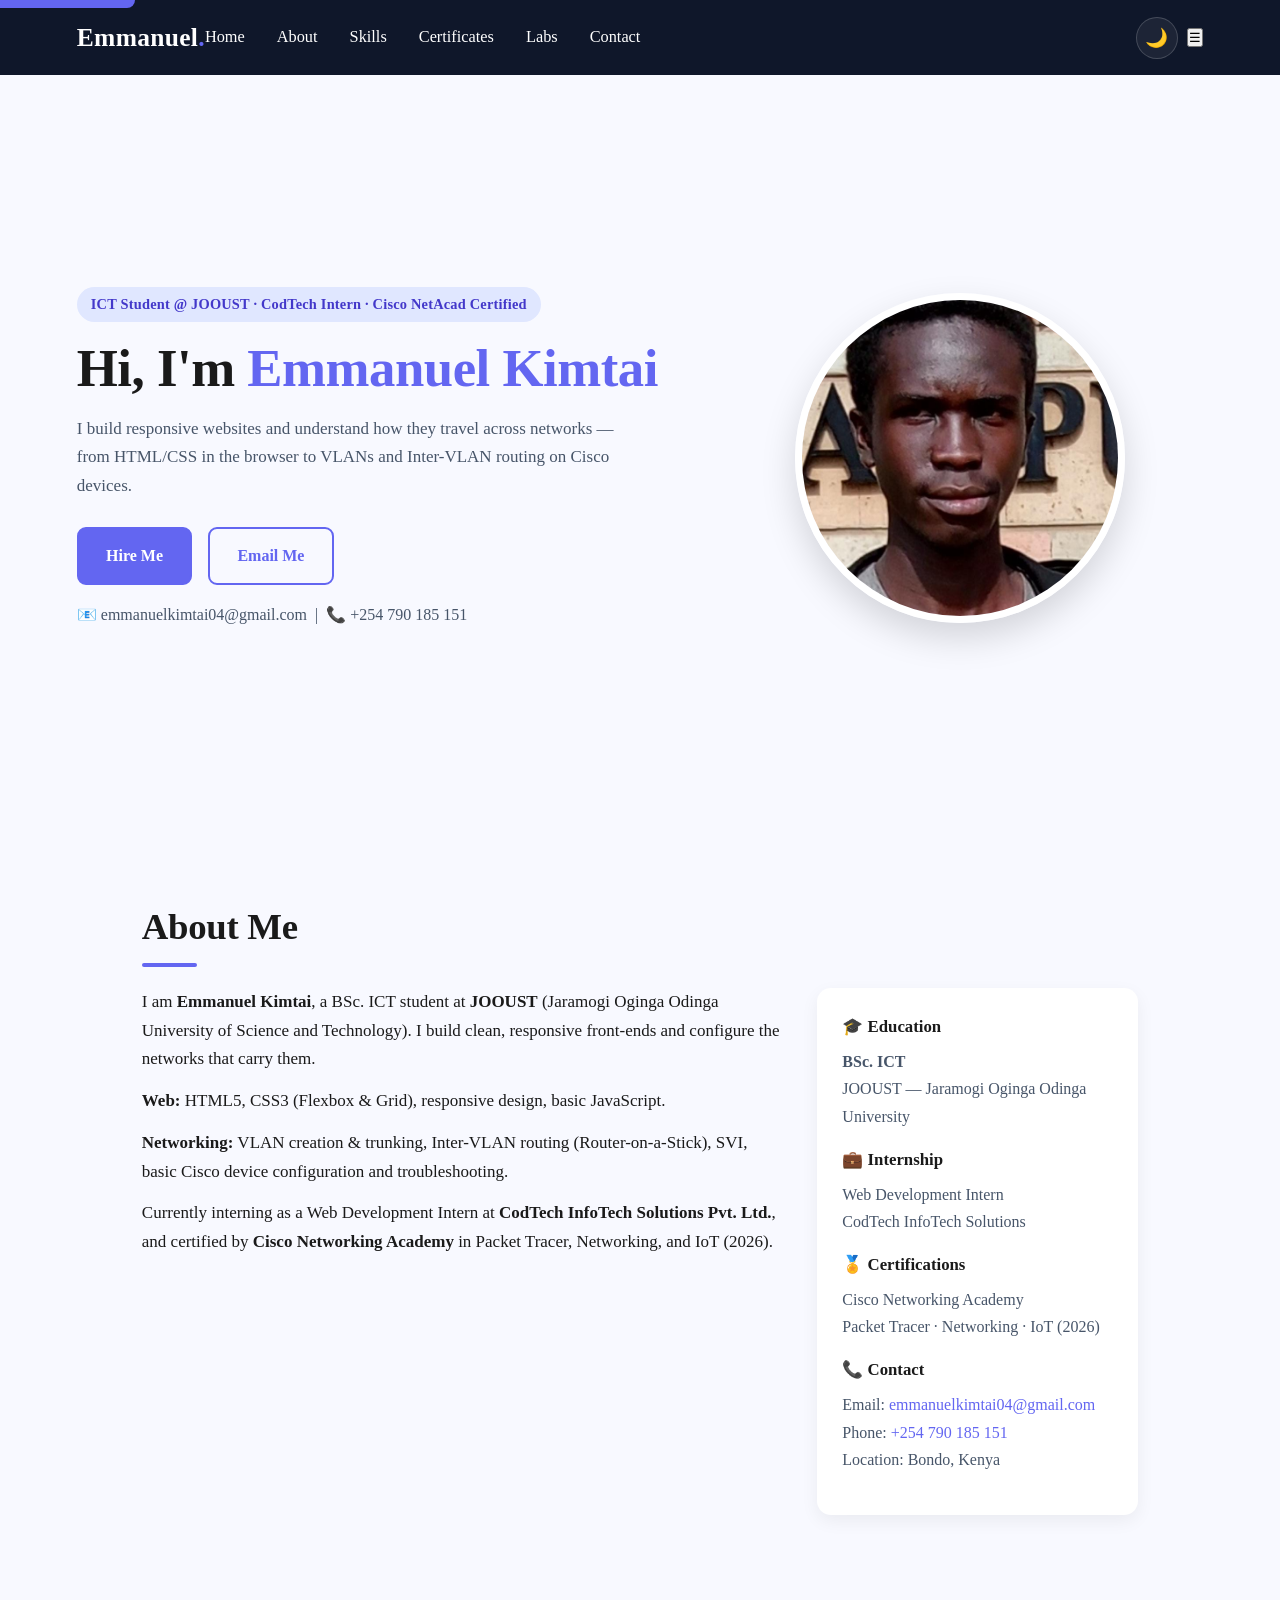
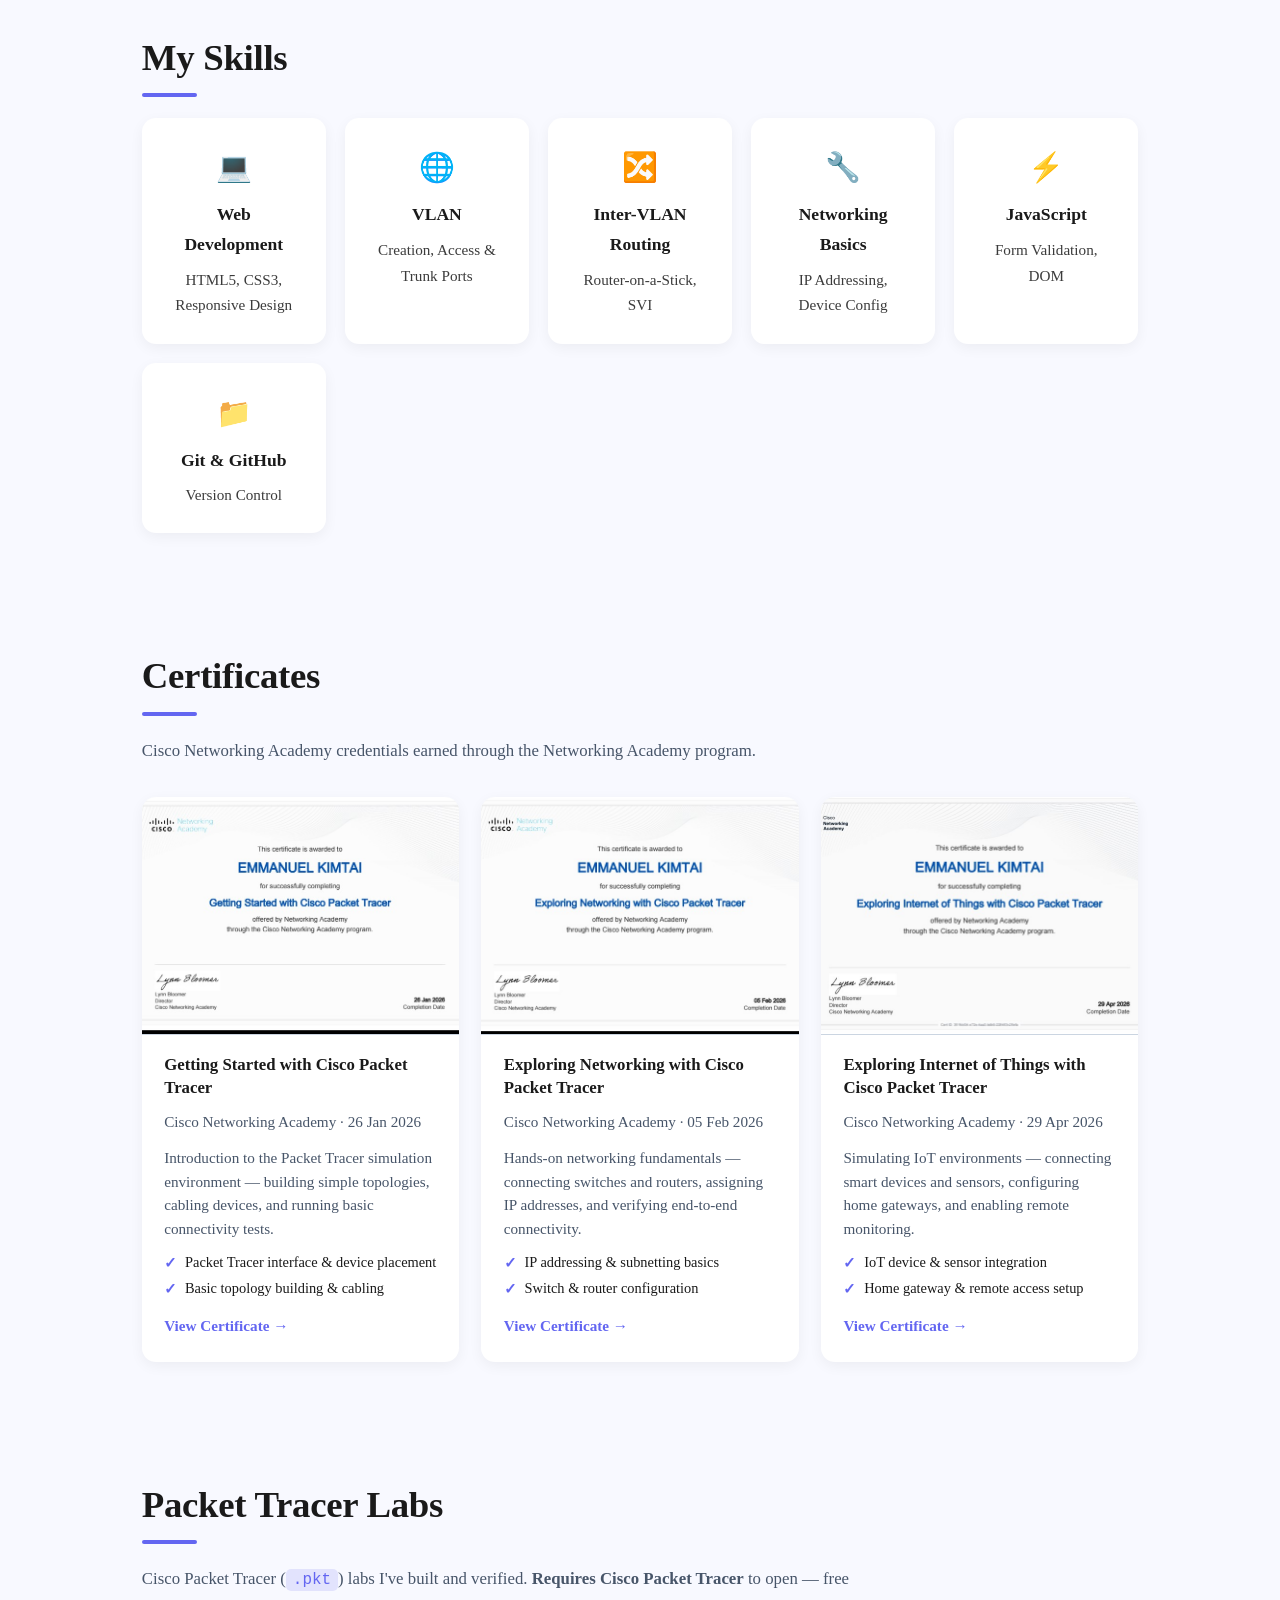
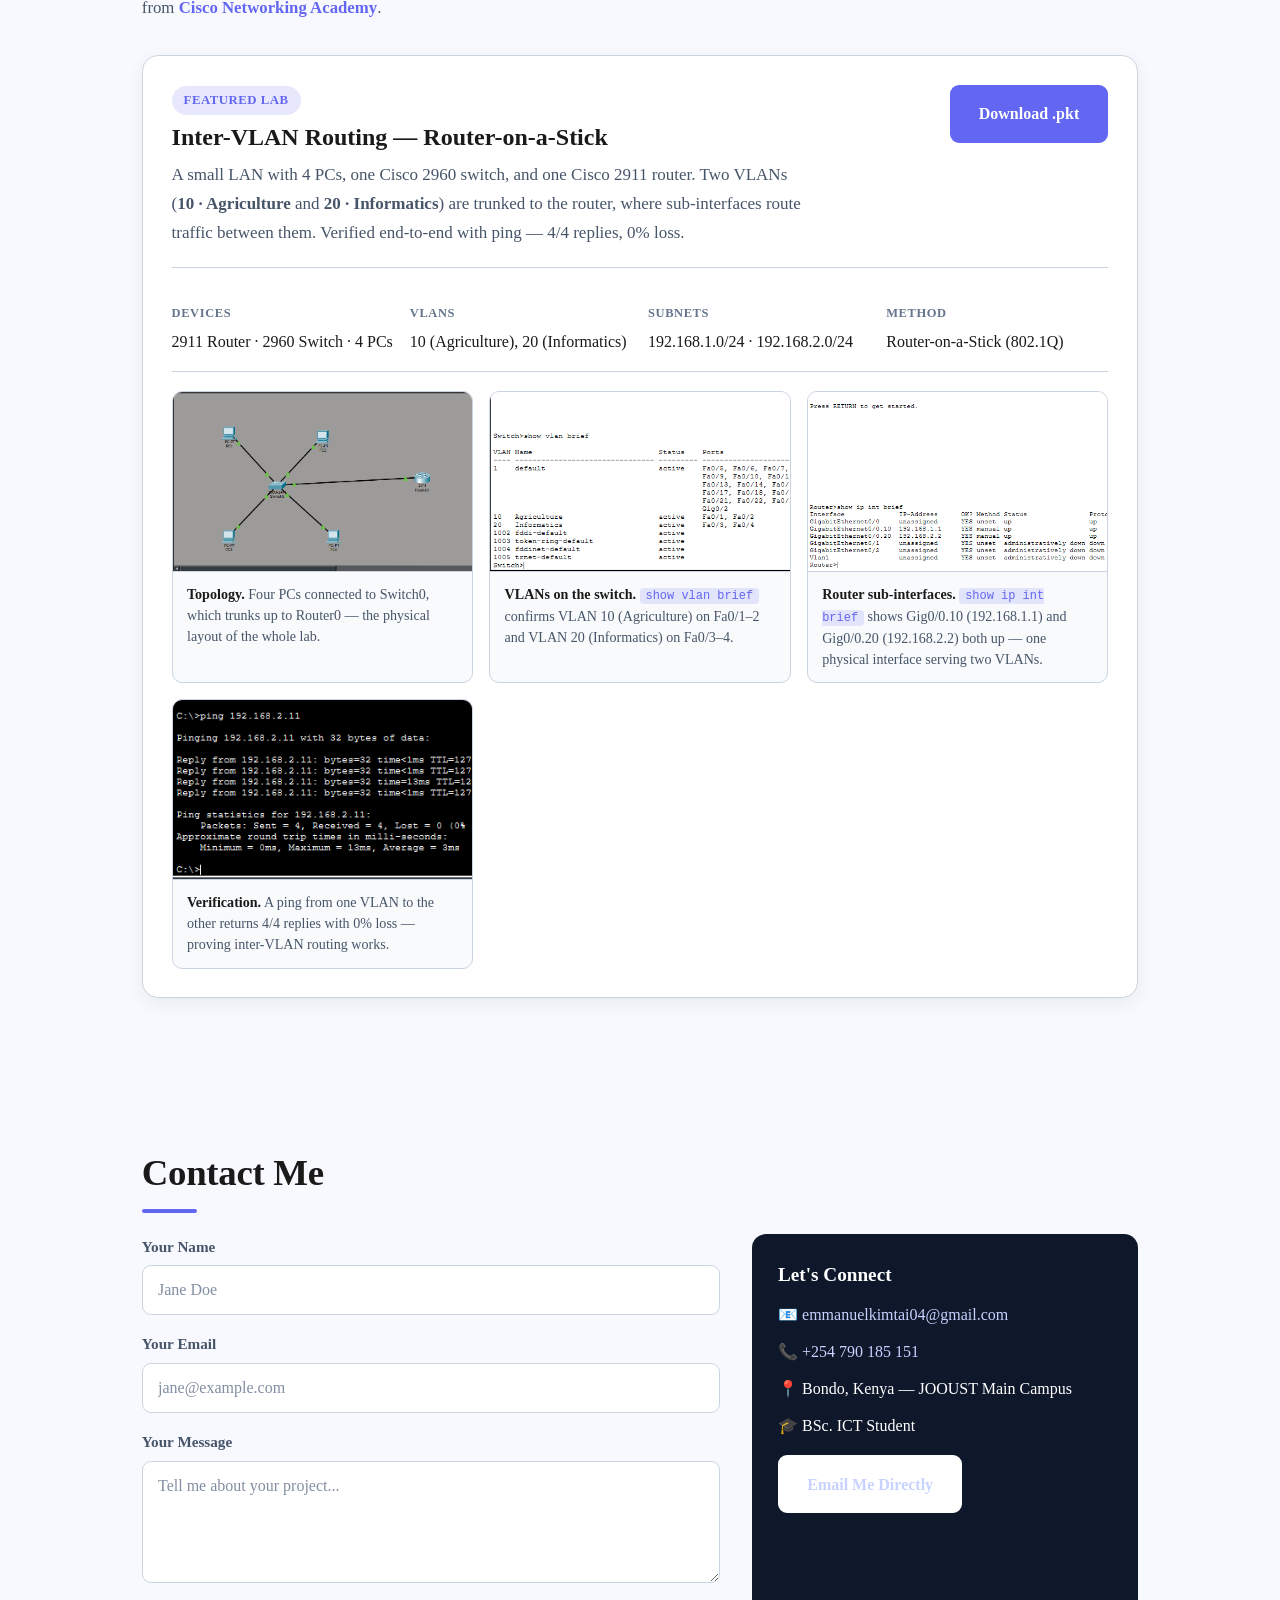
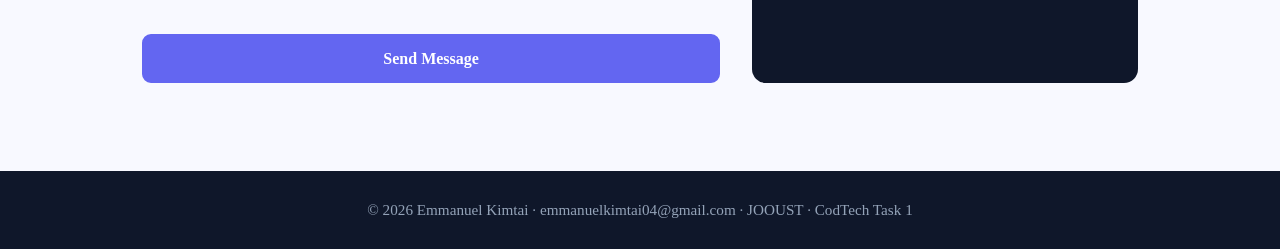
<file: index.html>
<!DOCTYPE html>
<html lang="en">
<head>
<meta charset="UTF-8">
<meta name="viewport" content="width=device-width, initial-scale=1.0">
<meta name="description" content="Emmanuel Kimtai — ICT student at JOOUST specializing in Web Development and Networking (VLAN, Inter-VLAN routing, Cisco device configuration).">
<title>Emmanuel Kimtai | ICT Portfolio — JOOUST</title>

<!-- Prevent flash of wrong theme: run before CSS paints -->
<script>
  (function () {
    var saved = localStorage.getItem('theme');
    var prefersDark = window.matchMedia('(prefers-color-scheme: dark)').matches;
    var theme = saved || (prefersDark ? 'dark' : 'light');
    document.documentElement.setAttribute('data-theme', theme);
  })();
</script>

<link rel="stylesheet" href="style.css">
</head>
<body>

<a href="#home" class="skip-link">Skip to content</a>

<header>
  <nav class="navbar" aria-label="Main navigation">
    <h2 class="logo">Emmanuel<span>.</span></h2>

    <div class="nav-right">
      <button
        id="themeToggle"
        class="theme-toggle"
        type="button"
        aria-label="Switch to dark mode"
        title="Toggle dark mode">
        <span class="theme-icon" aria-hidden="true">🌙</span>
      </button>

      <button class="nav-toggle" aria-label="Toggle menu" aria-expanded="false">☰</button>
    </div>

    <ul class="nav-links">
      <li><a href="#home">Home</a></li>
      <li><a href="#about">About</a></li>
      <li><a href="#skills">Skills</a></li>
      <li><a href="#certificates">Certificates</a></li>
      <li><a href="#labs">Labs</a></li>
      <li><a href="#contact">Contact</a></li>
    </ul>
  </nav>
</header>

<main>

  <!-- HERO -->
  <section id="home" class="hero">
    <div class="hero-text">
      <span class="badge">ICT Student @ JOOUST · CodTech Intern · Cisco NetAcad Certified</span>
      <h1>Hi, I'm <span>Emmanuel Kimtai</span></h1>
      <p>
        I build responsive websites and understand how they travel across networks —
        from HTML/CSS in the browser to VLANs and Inter-VLAN routing on Cisco devices.
      </p>
      <div class="hero-btns">
        <a href="#contact" class="btn">Hire Me</a>
        <a href="mailto:emmanuelkimtai04@gmail.com" class="btn-outline">Email Me</a>
      </div>
      <p class="hero-meta">📧 emmanuelkimtai04@gmail.com &nbsp;|&nbsp; 📞 +254 790 185 151</p>
    </div>
    <div class="hero-img">
      <img src="profile_emmanuel.jpg" alt="Portrait of Emmanuel Kimtai" loading="lazy" width="330" height="330">
    </div>
  </section>

  <!-- ABOUT -->
  <section id="about" class="section">
    <h2>About Me</h2>
    <div class="about-grid">
      <div>
        <p>
          I am <strong>Emmanuel Kimtai</strong>, a BSc. ICT student at
          <strong>JOOUST</strong> (Jaramogi Oginga Odinga University of Science and Technology).
          I build clean, responsive front-ends and configure the networks that carry them.
        </p>
        <p><strong>Web:</strong> HTML5, CSS3 (Flexbox &amp; Grid), responsive design, basic JavaScript.</p>
        <p><strong>Networking:</strong> VLAN creation &amp; trunking, Inter-VLAN routing (Router-on-a-Stick), SVI, basic Cisco device configuration and troubleshooting.</p>
        <p>Currently interning as a Web Development Intern at <strong>CodTech InfoTech Solutions Pvt. Ltd.</strong>, and certified by <strong>Cisco Networking Academy</strong> in Packet Tracer, Networking, and IoT (2026).</p>
      </div>

      <aside class="about-card">
        <h3>🎓 Education</h3>
        <p><strong>BSc. ICT</strong><br>JOOUST — Jaramogi Oginga Odinga University</p>

        <h3>💼 Internship</h3>
        <p>Web Development Intern<br>CodTech InfoTech Solutions</p>

        <h3>🏅 Certifications</h3>
        <p>Cisco Networking Academy<br>Packet Tracer · Networking · IoT (2026)</p>

        <h3>📞 Contact</h3>
        <p>
          Email: <a href="mailto:emmanuelkimtai04@gmail.com">emmanuelkimtai04@gmail.com</a><br>
          Phone: <a href="tel:+254790185151">+254 790 185 151</a><br>
          Location: Bondo, Kenya
        </p>
      </aside>
    </div>
  </section>

  <!-- SKILLS -->
  <section id="skills" class="section">
    <h2>My Skills</h2>
    <div class="skills-grid">
      <article class="skill-card">
        <div class="icon" aria-hidden="true">💻</div>
        <h4>Web Development</h4>
        <p>HTML5, CSS3, Responsive Design</p>
      </article>
      <article class="skill-card">
        <div class="icon" aria-hidden="true">🌐</div>
        <h4>VLAN</h4>
        <p>Creation, Access &amp; Trunk Ports</p>
      </article>
      <article class="skill-card">
        <div class="icon" aria-hidden="true">🔀</div>
        <h4>Inter-VLAN Routing</h4>
        <p>Router-on-a-Stick, SVI</p>
      </article>
      <article class="skill-card">
        <div class="icon" aria-hidden="true">🔧</div>
        <h4>Networking Basics</h4>
        <p>IP Addressing, Device Config</p>
      </article>
      <article class="skill-card">
        <div class="icon" aria-hidden="true">⚡</div>
        <h4>JavaScript</h4>
        <p>Form Validation, DOM</p>
      </article>
      <article class="skill-card">
        <div class="icon" aria-hidden="true">📁</div>
        <h4>Git &amp; GitHub</h4>
        <p>Version Control</p>
      </article>
    </div>
  </section>

  <!-- CERTIFICATES -->
  <section id="certificates" class="section">
    <h2>Certificates</h2>
    <p class="section-intro">
      Cisco Networking Academy credentials earned through the Networking Academy program.
    </p>

    <div class="cert-grid">

      <article class="cert-card">
        <a href="certificates/cert-getting-started-packet-tracer.png"
           target="_blank" rel="noopener" class="cert-thumb">
          <img src="certificates/cert-getting-started-packet-tracer.png"
               alt="Getting Started with Cisco Packet Tracer certificate"
               loading="lazy">
        </a>
        <div class="cert-body">
          <h3>Getting Started with Cisco Packet Tracer</h3>
          <p class="cert-issuer">Cisco Networking Academy · 26 Jan 2026</p>
          <p class="cert-desc">
            Introduction to the Packet Tracer simulation environment — building simple
            topologies, cabling devices, and running basic connectivity tests.
          </p>
          <ul class="cert-skills">
            <li>Packet Tracer interface &amp; device placement</li>
            <li>Basic topology building &amp; cabling</li>
          </ul>
          <a href="certificates/cert-getting-started-packet-tracer.png"
             class="cert-link" target="_blank" rel="noopener">View Certificate →</a>
        </div>
      </article>

      <article class="cert-card">
        <a href="certificates/cert-exploring-networking-packet-tracer.png"
           target="_blank" rel="noopener" class="cert-thumb">
          <img src="certificates/cert-exploring-networking-packet-tracer.png"
               alt="Exploring Networking with Cisco Packet Tracer certificate"
               loading="lazy">
        </a>
        <div class="cert-body">
          <h3>Exploring Networking with Cisco Packet Tracer</h3>
          <p class="cert-issuer">Cisco Networking Academy · 05 Feb 2026</p>
          <p class="cert-desc">
            Hands-on networking fundamentals — connecting switches and routers,
            assigning IP addresses, and verifying end-to-end connectivity.
          </p>
          <ul class="cert-skills">
            <li>IP addressing &amp; subnetting basics</li>
            <li>Switch &amp; router configuration</li>
          </ul>
          <a href="certificates/cert-exploring-networking-packet-tracer.png"
             class="cert-link" target="_blank" rel="noopener">View Certificate →</a>
        </div>
      </article>

      <article class="cert-card">
        <a href="certificates/cert-exploring-iot-packet-tracer.png"
           target="_blank" rel="noopener" class="cert-thumb">
          <img src="certificates/cert-exploring-iot-packet-tracer.png"
               alt="Exploring Internet of Things with Cisco Packet Tracer certificate"
               loading="lazy">
        </a>
        <div class="cert-body">
          <h3>Exploring Internet of Things with Cisco Packet Tracer</h3>
          <p class="cert-issuer">Cisco Networking Academy · 29 Apr 2026</p>
          <p class="cert-desc">
            Simulating IoT environments — connecting smart devices and sensors,
            configuring home gateways, and enabling remote monitoring.
          </p>
          <ul class="cert-skills">
            <li>IoT device &amp; sensor integration</li>
            <li>Home gateway &amp; remote access setup</li>
          </ul>
          <a href="certificates/cert-exploring-iot-packet-tracer.png"
             class="cert-link" target="_blank" rel="noopener">View Certificate →</a>
        </div>
      </article>

    </div>
  </section>

  <!-- PACKET TRACER LABS -->
  <section id="labs" class="section">
    <h2>Packet Tracer Labs</h2>
    <p class="section-intro">
      Cisco Packet Tracer (<code>.pkt</code>) labs I've built and verified.
      <strong>Requires Cisco Packet Tracer</strong> to open —
      free from <a href="https://www.netacad.com/" target="_blank" rel="noopener">Cisco Networking Academy</a>.
    </p>

    <article class="lab-featured">

      <div class="lab-featured-head">
        <div>
          <span class="lab-tag">Featured Lab</span>
          <h3>Inter-VLAN Routing — Router-on-a-Stick</h3>
          <p>
            A small LAN with 4 PCs, one Cisco 2960 switch, and one Cisco 2911 router.
            Two VLANs (<strong>10 · Agriculture</strong> and <strong>20 · Informatics</strong>)
            are trunked to the router, where sub-interfaces route traffic between them.
            Verified end-to-end with ping — 4/4 replies, 0% loss.
          </p>
        </div>
        <a href="assets/labs/inter-vlan-routing/inter-vlan-routing.pkt"
           class="btn" download>Download .pkt</a>
      </div>

      <div class="lab-specs">
        <div class="spec">
          <span class="spec-label">Devices</span>
          <span class="spec-value">2911 Router · 2960 Switch · 4 PCs</span>
        </div>
        <div class="spec">
          <span class="spec-label">VLANs</span>
          <span class="spec-value">10 (Agriculture), 20 (Informatics)</span>
        </div>
        <div class="spec">
          <span class="spec-label">Subnets</span>
          <span class="spec-value">192.168.1.0/24 · 192.168.2.0/24</span>
        </div>
        <div class="spec">
          <span class="spec-label">Method</span>
          <span class="spec-value">Router-on-a-Stick (802.1Q)</span>
        </div>
      </div>

      <div class="lab-gallery">

        <figure>
          <a href="assets/labs/inter-vlan-routing/topology.png"
             target="_blank" rel="noopener">
            <img src="assets/labs/inter-vlan-routing/topology.png"
                 alt="Network topology with 4 PCs, a switch, and a router"
                 loading="lazy">
          </a>
          <figcaption>
            <strong>Topology.</strong> Four PCs connected to Switch0, which trunks up
            to Router0 — the physical layout of the whole lab.
          </figcaption>
        </figure>

        <figure>
          <a href="assets/labs/inter-vlan-routing/show-vlan-brief.png"
             target="_blank" rel="noopener">
            <img src="assets/labs/inter-vlan-routing/show-vlan-brief.png"
                 alt="show vlan brief output on the switch"
                 loading="lazy">
          </a>
          <figcaption>
            <strong>VLANs on the switch.</strong> <code>show vlan brief</code> confirms
            VLAN 10 (Agriculture) on Fa0/1–2 and VLAN 20 (Informatics) on Fa0/3–4.
          </figcaption>
        </figure>

        <figure>
          <a href="assets/labs/inter-vlan-routing/show-ip-int-brief.png"
             target="_blank" rel="noopener">
            <img src="assets/labs/inter-vlan-routing/show-ip-int-brief.png"
                 alt="show ip interface brief output on the router"
                 loading="lazy">
          </a>
          <figcaption>
            <strong>Router sub-interfaces.</strong> <code>show ip int brief</code> shows
            Gig0/0.10 (192.168.1.1) and Gig0/0.20 (192.168.2.2) both up — one physical
            interface serving two VLANs.
          </figcaption>
        </figure>

        <figure>
          <a href="assets/labs/inter-vlan-routing/ping-success.png"
             target="_blank" rel="noopener">
            <img src="assets/labs/inter-vlan-routing/ping-success.png"
                 alt="Successful ping across VLANs with 0% packet loss"
                 loading="lazy">
          </a>
          <figcaption>
            <strong>Verification.</strong> A ping from one VLAN to the other returns
            4/4 replies with 0% loss — proving inter-VLAN routing works.
          </figcaption>
        </figure>

      </div>

    </article>
  </section>

  <!-- CONTACT -->
  <section id="contact" class="section">
    <h2>Contact Me</h2>
    <div class="contact-wrap">

      <form id="contactForm" novalidate>
        <div class="field">
          <label for="name">Your Name</label>
          <input type="text" id="name" name="name" placeholder="Jane Doe" autocomplete="name" required>
        </div>

        <div class="field">
          <label for="email">Your Email</label>
          <input type="email" id="email" name="email" placeholder="jane@example.com" autocomplete="email" required>
        </div>

        <div class="field">
          <label for="message">Your Message</label>
          <textarea id="message" name="message" rows="5" placeholder="Tell me about your project..." required></textarea>
        </div>

        <p id="error" class="error" role="status" aria-live="polite"></p>
        <button type="submit" class="btn">Send Message</button>
      </form>

      <aside class="contact-info">
        <h3>Let's Connect</h3>
        <p>📧 <a href="mailto:emmanuelkimtai04@gmail.com">emmanuelkimtai04@gmail.com</a></p>
        <p>📞 <a href="tel:+254790185151">+254 790 185 151</a></p>
        <p>📍 Bondo, Kenya — JOOUST Main Campus</p>
        <p>🎓 BSc. ICT Student</p>
        <a href="mailto:emmanuelkimtai04@gmail.com" class="btn btn-light">Email Me Directly</a>
      </aside>

    </div>
  </section>

</main>

<footer>
  <p>&copy; <span id="year"></span> Emmanuel Kimtai · emmanuelkimtai04@gmail.com · JOOUST · CodTech Task 1</p>
</footer>

<script src="script.js"></script>
</body>
</html>
</file>
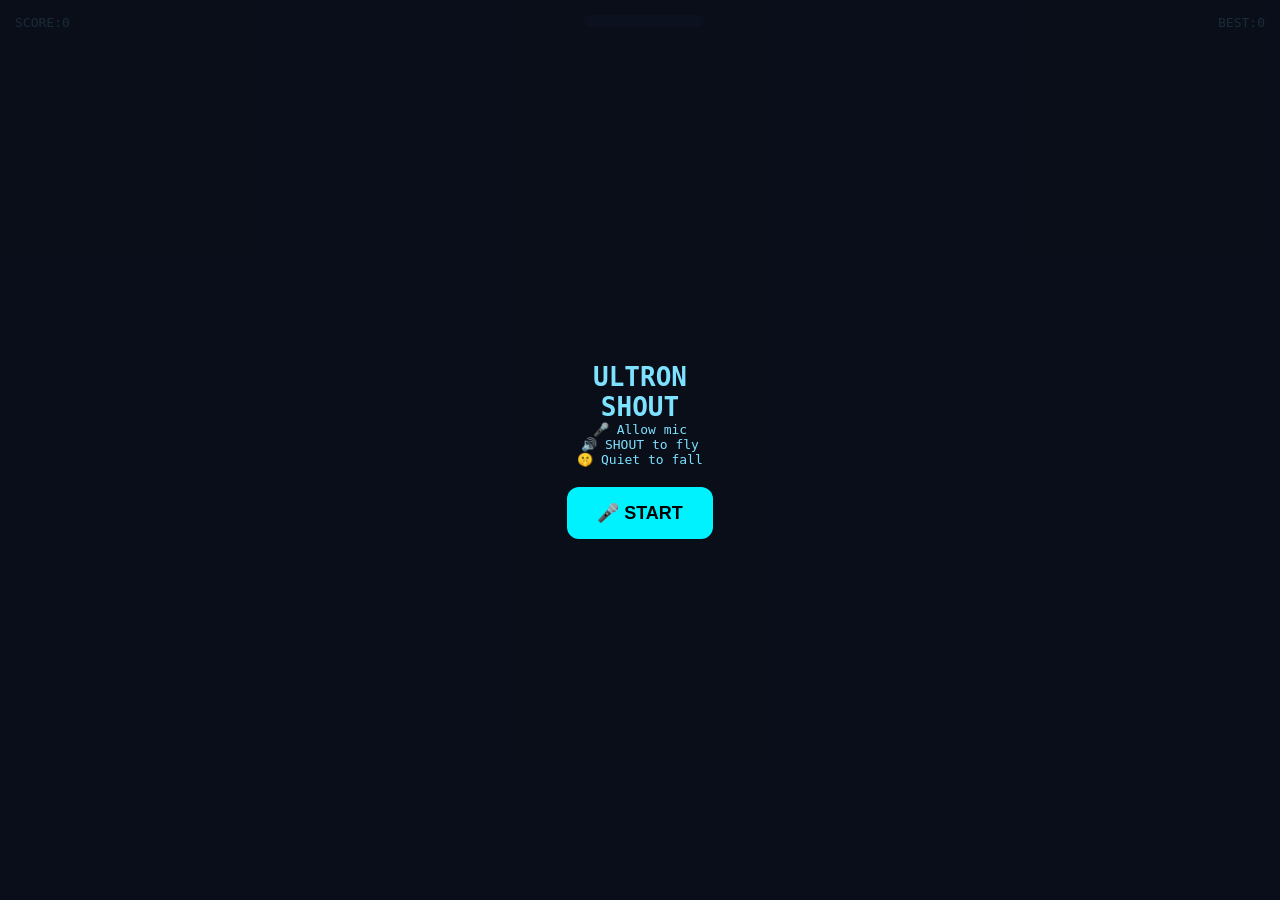
<file: shout.html>
<!DOCTYPE html>
<html>
<head>
<meta charset="UTF-8">
<meta name="viewport" content="width=device-width, initial-scale=1.0">
<title>ULTRON SHOUT</title>
<link rel="manifest" href="manifest.json">
<style>
*{margin:0;padding:0}body{background:#0a0e1a;color:#7de2ff;font-family:monospace;overflow:hidden}
canvas{display:block;margin:0 auto}
#ui{position:absolute;top:0;left:0;right:0;padding:15px;display:flex;justify-content:space-between;z-index:5}
#meter{width:120px;height:12px;background:#1a2744;border-radius:10px;overflow:hidden}
#meter-fill{height:100%;width:0%;background:#00f2ff;transition:width 0.05s}
#start{position:absolute;inset:0;background:#0a0e1add;display:flex;flex-direction:column;justify-content:center;align-items:center;text-align:center;z-index:10}
button{margin-top:20px;padding:15px 30px;font-size:18px;background:#00f2ff;color:#000;border:none;border-radius:12px;font-weight:bold}
</style>
</head>
<body>
<div id="ui"><div>SCORE:<span id="score">0</span></div><div id="meter"><div id="meter-fill"></div></div><div>BEST:<span id="best">0</span></div></div>
<div id="start"><h1>ULTRON<br>SHOUT</h1><p>🎤 Allow mic<br>🔊 SHOUT to fly<br>🤫 Quiet to fall</p><button id="btn">🎤 START</button></div>
<canvas id="c"></canvas>
<script>
const canvas=document.getElementById('c'),ctx=canvas.getContext('2d');let W,H,bot,obstacles=[],score=0,gameOver=false,running=false,micLevel=0,analyser,micData,best=localStorage.getItem('ultron_best')||0;
function resize(){W=canvas.width=innerWidth;H=canvas.height=innerHeight}resize();addEventListener('resize',resize);
class Bot{constructor(){this.x=80;this.y=H/2;this.vy=0;this.r=28}update(){let thrust=micLevel*0.6;this.vy+=0.45;this.vy-=thrust*0.35;this.vy*=0.92;this.y+=this.vy;if(this.y<this.r){this.y=this.r;this.vy=0}if(this.y>H-this.r){this.y=H-this.r;this.vy=0}}draw(){ctx.save();ctx.translate(this.x,this.y);ctx.shadowColor='#00f2ff';ctx.shadowBlur=15;ctx.fillStyle='#7de2ff';ctx.beginPath();ctx.arc(0,0,this.r,0,Math.PI*2);ctx.fill();ctx.fillStyle=`rgba(0,242,255,${0.5+micLevel/150})`;ctx.beginPath();ctx.arc(-8,-5,6,0,6.28);ctx.arc(8,-5,6,0,6.28);ctx.fill();ctx.restore()}}
class Obstacle{constructor(x){this.x=x;this.w=50;this.gap=180+Math.random()*40;this.y=100+Math.random()*(H-200-this.gap)}update(s){this.x-=s}draw(){ctx.fillStyle='#ff2a5a';ctx.fillRect(this.x,0,this.w,this.y);ctx.fillRect(this.x,this.y+this.gap,this.w,H)}}
function reset(){bot=new Bot();obstacles=[];score=0;gameOver=false;for(let i=0;i<3;i++)obstacles.push(new Obstacle(W+i*350))}
function loop(){if(!running)return;ctx.clearRect(0,0,W,H);if(!gameOver){bot.update();let speed=3+score*0.07;obstacles.forEach(o=>o.update(speed));if(obstacles[0].x<-60){obstacles.shift();obstacles.push(new Obstacle(W+50));score++;document.getElementById('score').textContent=score;if(score>best){best=score;document.getElementById('best').textContent=best;localStorage.setItem('ultron_best',best)}}obstacles.forEach(o=>{if(bot.x+bot.r>o.x&&bot.x-bot.r<o.x+o.w){if(bot.y-bot.r<o.y||bot.y+bot.r>o.y+o.gap)gameOver=true}})}obstacles.forEach(o=>o.draw());bot.draw();document.getElementById('meter-fill').style.width=Math.min(100,micLevel)+'%';if(gameOver){ctx.fillStyle='#ff2a5a';ctx.font='bold 28px monospace';ctx.textAlign='center';ctx.fillText('CRASHED!',W/2,H/2)}requestAnimationFrame(loop)}
async function initMic(){try{const s=await navigator.mediaDevices.getUserMedia({audio:true});const ac=new(window.AudioContext||window.webkitAudioContext)();const src=ac.createMediaStreamSource(s);analyser=ac.createAnalyser();analyser.fftSize=256;src.connect(analyser);micData=new Uint8Array(analyser.frequencyBinCount);setInterval(()=>{analyser.getByteFrequencyData(micData);let sum=0;for(let v of micData)sum+=v;micLevel=Math.min(100,(sum/micData.length)*1.8)},50);return true}catch(e){alert('Allow mic! '+e.message);return false}}
document.getElementById('btn').onclick=async()=>{if(!await initMic())return;document.getElementById('start').style.display='none';running=true;reset();loop()};c.addEventListener('touchstart',()=>{if(gameOver)reset()});
</script>
<script>
if('serviceWorker' in navigator) navigator.serviceWorker.register('sw.js')
</script>
</body>
</html>
</file>
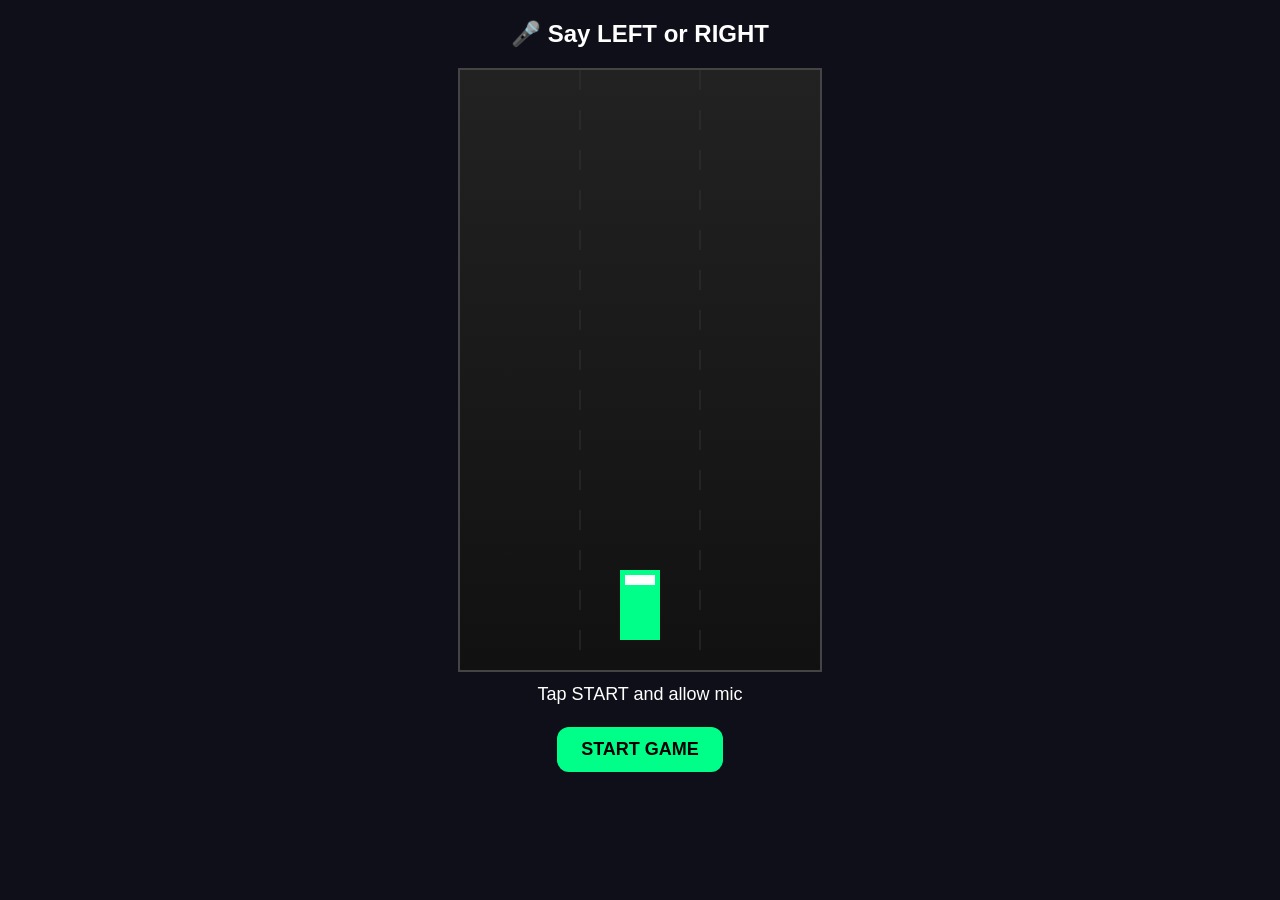
<file: voice-steer.html>
<!DOCTYPE html>
<html lang="en">
<head>
<meta charset="UTF-8">
<meta name="viewport" content="width=device-width, initial-scale=1.0">
<title>Voice Steer</title>
<style>
  body{margin:0;background:#0f0f1a;color:white;font-family:sans-serif;text-align:center;overflow:hidden}
  canvas{display:block;margin:0 auto;background:linear-gradient(#222,#111);border:2px solid #444}
  #status{padding:12px;font-size:18px}
  button{padding:12px 24px;font-size:18px;border-radius:12px;border:none;background:#00ff88;color:black;font-weight:bold;margin:10px}
 .left{color:#ff4444}.right{color:#44ff44}
</style>
</head>
<body>
<h2>🎤 Say LEFT or RIGHT</h2>
<canvas id="game" width="360" height="600"></canvas>
<div id="status">Tap START and allow mic</div>
<button id="start">START GAME</button>

<script>
const canvas = document.getElementById('game');
const ctx = canvas.getContext('2d');
const status = document.getElementById('status');
let playerX = 160;
let playerY = 500;
let speed = 0;
let targetX = 160;
let score = 0;

const car = {w:40,h:70};

function draw(){
  ctx.clearRect(0,0,canvas.width,canvas.height);
  // road lines
  ctx.strokeStyle="#333";
  ctx.setLineDash([20,20]);
  ctx.beginPath(); ctx.moveTo(120,0); ctx.lineTo(120,600); ctx.stroke();
  ctx.beginPath(); ctx.moveTo(240,0); ctx.lineTo(240,600); ctx.stroke();
  ctx.setLineDash([]);
  // player
  ctx.fillStyle="#00ff88";
  ctx.fillRect(playerX, playerY, car.w, car.h);
  ctx.fillStyle="white";
  ctx.fillRect(playerX+5, playerY+5, car.w-10, 10);

  playerX += (targetX - playerX) * 0.1;
  requestAnimationFrame(draw);
}

function move(dir){
  if(dir.includes("left")){
    targetX = Math.max(10, targetX - 70);
    status.innerHTML = `Heard: <span class="left">LEFT ←</span>`;
    status.style.background="#ff444422";
  }
  if(dir.includes("right")){
    targetX = Math.min(310, targetX + 70);
    status.innerHTML = `Heard: <span class="right">RIGHT →</span>`;
    status.style.background="#44ff4444";
  }
  setTimeout(()=>status.style.background="transparent",300);
}

draw();

// Voice Recognition
const Speech = window.SpeechRecognition || window.webkitSpeechRecognition;
if(!Speech){
  status.textContent="Sorry, use Chrome browser. Safari doesn't support voice.";
} else {
  const rec = new Speech();
  rec.continuous = true;
  rec.interimResults = false;
  rec.lang = 'en-US';

  rec.onresult = (e) => {
    const last = e.results[e.results.length-1][0].transcript.toLowerCase().trim();
    console.log(last);
    move(last);
  };
  rec.onend = () => rec.start();

  document.getElementById('start').onclick = () => {
    rec.start();
    status.textContent="Listening... Say LEFT / RIGHT loud!";
    document.getElementById('start').style.display='none';
  };
}
</script>
</body>
</html>
</file>
<file: style.css>
/* =========================================================
   THEME TOKENS
   ========================================================= */
:root {
  --bg:            #f8f9ff;
  --bg-elevated:   #ffffff;
  --bg-nav:        #0f172a;
  --bg-hero-accent:#e0e7ff;

  --text:          #1a1a1a;
  --text-muted:    #475569;
  --text-soft:     #64748b;
  --text-invert:   #ffffff;

  --accent:        #6366f1;
  --accent-strong: #4338ca;
  --accent-soft:   rgba(99, 102, 241, 0.15);

  --border:        #cbd5e1;
  --shadow-sm:     0 4px 14px rgba(0, 0, 0, 0.05);
  --shadow-md:     0 6px 18px rgba(0, 0, 0, 0.06);
  --shadow-lg:     0 15px 35px rgba(0, 0, 0, 0.15);
  --shadow-btn:    0 10px 25px rgba(99, 102, 241, 0.4);

  --error:         #ef4444;
  --success:       #16a34a;

  --img-border:    #ffffff;
}

/* Dark theme overrides */
html[data-theme="dark"] {
  --bg:            #0b1120;
  --bg-elevated:   #111a2e;
  --bg-nav:        #060b16;
  --bg-hero-accent:#1e293b;

  --text:          #e2e8f0;
  --text-muted:    #94a3b8;
  --text-soft:     #64748b;
  --text-invert:   #ffffff;

  --accent:        #818cf8;
  --accent-strong: #a5b4fc;
  --accent-soft:   rgba(129, 140, 248, 0.18);

  --border:        #334155;
  --shadow-sm:     0 4px 14px rgba(0, 0, 0, 0.4);
  --shadow-md:     0 6px 18px rgba(0, 0, 0, 0.45);
  --shadow-lg:     0 15px 35px rgba(0, 0, 0, 0.6);
  --shadow-btn:    0 10px 25px rgba(129, 140, 248, 0.35);

  --error:         #f87171;
  --success:       #4ade80;

  --img-border:    #1e293b;
}

/* =========================================================
   RESET & BASE
   ========================================================= */
*,
*::before,
*::after {
  margin: 0;
  padding: 0;
  box-sizing: border-box;
}

html {
  scroll-behavior: smooth;
  scroll-padding-top: 80px;
}

body {
  font-family: 'Times New Roman', Times, serif;
  font-size: 17px;
  line-height: 1.7;
  color: var(--text);
  background: var(--bg);
  transition: background 0.35s ease, color 0.35s ease;
}

img { max-width: 100%; display: block; }

a { color: inherit; }

/* Smooth theme transitions for common surfaces */
body,
.navbar,
.section,
.about-card,
.skill-card,
.contact-info,
footer,
#contactForm input,
#contactForm textarea {
  transition:
    background 0.35s ease,
    color 0.35s ease,
    border-color 0.35s ease,
    box-shadow 0.35s ease;
}

/* =========================================================
   SKIP LINK
   ========================================================= */
.skip-link {
  position: absolute;
  top: -40px;
  left: 0;
  background: var(--accent);
  color: #fff;
  padding: 0.6rem 1rem;
  z-index: 100;
  text-decoration: none;
  border-radius: 0 0 8px 0;
}
.skip-link:focus { top: 0; }

/* =========================================================
   NAVBAR
   ========================================================= */
.navbar {
  display: flex;
  justify-content: space-between;
  align-items: center;
  padding: 1rem 6%;
  background: var(--bg-nav);
  color: var(--text-invert);
  position: sticky;
  top: 0;
  z-index: 20;
  box-shadow: 0 1px 0 rgba(255, 255, 255, 0.04);
}

.logo {
  font-family: 'Times New Roman', Times, serif;
  font-weight: 700;
  letter-spacing: 0.3px;
}
.logo span { color: var(--accent); }

.nav-links {
  display: flex;
  list-style: none;
  gap: 2rem;
}

.nav-links a {
  color: var(--text-invert);
  text-decoration: none;
  font-weight: 500;
  font-size: 1.02rem;
  transition: color 0.3s, border-color 0.3s;
  padding: 0.4rem 0;
  border-bottom: 2px solid transparent;
}
.nav-links a:hover,
.nav-links a:focus-visible {
  color: var(--accent);
  border-bottom-color: var(--accent);
  outline: none;
}

/* Right cluster: theme toggle + mobile hamburger */
.nav-right {
  display: flex;
  align-items: center;
  gap: 0.6rem;
  margin-left: auto;
  order: 2;
}

.nav-links { order: 1; }
.nav-right  { order: 2; }

/* =========================================================
   THEME TOGGLE BUTTON
   ========================================================= */
.theme-toggle {
  display: inline-flex;
  align-items: center;
  justify-content: center;
  width: 42px;
  height: 42px;
  border-radius: 50%;
  border: 1px solid rgba(255, 255, 255, 0.18);
  background: rgba(255, 255, 255, 0.06);
  color: var(--text-invert);
  cursor: pointer;
  font-size: 1.15rem;
  font-family: inherit;
  transition: background 0.25s, transform 0.25s, border-color 0.25s;
}

.theme-toggle:hover,
.theme-toggle:focus-visible {
  background: var(--accent-soft);
  border-color: var(--accent);
  transform: rotate(15deg) scale(1.05);
  outline: none;
}

.theme-toggle:active { transform: scale(0.95); }

.theme-icon {
  display: inline-block;
  transition: transform 0.4s ease;
}
html[data-theme="dark"] .theme-icon {
  transform: rotate(360deg);
}

/* =========================================================
   BUTTONS
   ========================================================= */
.btn,
.btn-outline {
  display: inline-block;
  padding: 0.85rem 1.7rem;
  border-radius: 9px;
  text-decoration: none;
  font-weight: 700;
  font-size: 1rem;
  font-family: inherit;
  cursor: pointer;
  transition: transform 0.25s, box-shadow 0.25s, background 0.25s, color 0.25s, border-color 0.25s;
  border: 2px solid transparent;
}

.btn {
  background: var(--accent);
  color: #fff;
  border-color: var(--accent);
}
.btn:hover,
.btn:focus-visible {
  transform: translateY(-3px);
  box-shadow: var(--shadow-btn);
  outline: none;
}

.btn-outline {
  border-color: var(--accent);
  color: var(--accent);
  background: transparent;
}
.btn-outline:hover,
.btn-outline:focus-visible {
  background: var(--accent);
  color: #fff;
  outline: none;
}

.btn-light {
  background: #fff;
  color: #0f172a;
  border-color: #fff;
  margin-top: 1rem;
}
.btn-light:hover,
.btn-light:focus-visible {
  background: var(--accent);
  color: #fff;
  border-color: var(--accent);
  box-shadow: var(--shadow-btn);
}

.btn-small {
  padding: 0.55rem 1.1rem;
  font-size: 0.9rem;
  white-space: nowrap;
}

/* =========================================================
   HERO
   ========================================================= */
.hero {
  display: flex;
  flex-wrap: wrap;
  align-items: center;
  justify-content: space-between;
  padding: 4rem 6%;
  min-height: 85vh;
  gap: 2rem;
}

.hero-text { flex: 1; min-width: 300px; }

.badge {
  display: inline-block;
  background: var(--bg-hero-accent);
  color: var(--accent-strong);
  padding: 5px 14px;
  border-radius: 20px;
  font-size: 0.9rem;
  margin-bottom: 1rem;
  font-weight: 600;
  letter-spacing: 0.2px;
  transition: background 0.35s, color 0.35s;
}

.hero-text h1 {
  font-size: clamp(2.1rem, 5vw, 3.3rem);
  line-height: 1.15;
  letter-spacing: -0.5px;
  font-weight: 700;
}
.hero-text h1 span { color: var(--accent); }

.hero-text > p {
  margin-top: 1rem;
  color: var(--text-muted);
  max-width: 540px;
}

.hero-btns {
  display: flex;
  flex-wrap: wrap;
  gap: 1rem;
  margin-top: 1.6rem;
}

.hero-meta {
  margin-top: 1rem;
  font-size: 1rem;
  color: var(--text-soft);
}

.hero-img {
  flex: 0.8;
  min-width: 280px;
  display: flex;
  justify-content: center;
}

.hero-img img {
  width: 330px;
  height: 330px;
  object-fit: cover;
  border-radius: 50%;
  border: 7px solid var(--img-border);
  box-shadow: var(--shadow-lg);
  transition: transform 0.4s, border-color 0.35s, box-shadow 0.35s;
}
.hero-img img:hover { transform: scale(1.03); }

/* =========================================================
   SECTIONS
   ========================================================= */
.section {
  padding: 3.5rem 6%;
  max-width: 1150px;
  margin: auto;
}

.section h2 {
  font-size: 2.3rem;
  letter-spacing: -0.3px;
  margin-bottom: 1.8rem;
  position: relative;
  font-weight: 700;
}
.section h2::after {
  content: '';
  position: absolute;
  left: 0;
  bottom: -8px;
  width: 55px;
  height: 4px;
  background: var(--accent);
  border-radius: 2px;
}

.section-intro {
  color: var(--text-muted);
  max-width: 720px;
  margin-bottom: 2rem;
  font-size: 1.05rem;
}

.section-intro code {
  background: var(--accent-soft);
  color: var(--accent);
  padding: 2px 7px;
  border-radius: 5px;
  font-family: 'Courier New', monospace;
  font-size: 0.95em;
}

.section-intro a {
  color: var(--accent);
  text-decoration: none;
  font-weight: 600;
}
.section-intro a:hover { text-decoration: underline; }

/* =========================================================
   ABOUT
   ========================================================= */
.about-grid {
  display: grid;
  grid-template-columns: 2fr 1fr;
  gap: 2rem;
  margin-top: 1rem;
}

.about-grid p + p { margin-top: 0.8rem; }

.about-card {
  background: var(--bg-elevated);
  padding: 1.6rem;
  border-radius: 14px;
  box-shadow: var(--shadow-md);
}
.about-card h3 {
  font-size: 1.05rem;
  color: var(--text);
  margin-bottom: 0.4rem;
  font-weight: 700;
}
.about-card h3 + p {
  margin-bottom: 1rem;
  color: var(--text-muted);
  font-size: 1rem;
}
.about-card a { color: var(--accent); text-decoration: none; }
.about-card a:hover { text-decoration: underline; }

/* =========================================================
   SKILLS
   ========================================================= */
.skills-grid {
  display: grid;
  grid-template-columns: repeat(auto-fit, minmax(180px, 1fr));
  gap: 1.2rem;
  margin-top: 1.5rem;
}

.skill-card {
  background: var(--bg-elevated);
  padding: 1.6rem;
  border-radius: 14px;
  box-shadow: var(--shadow-sm);
  transition: transform 0.3s, background 0.3s, color 0.3s, box-shadow 0.3s;
  text-align: center;
}
.skill-card:hover {
  transform: translateY(-6px);
  background: var(--bg-nav);
  color: var(--text-invert);
}
.skill-card .icon { font-size: 1.8rem; }
.skill-card h4 {
  margin: 0.5rem 0 0.4rem;
  font-size: 1.1rem;
  font-weight: 700;
}
.skill-card p { font-size: 0.95rem; opacity: 0.85; }

/* =========================================================
   CERTIFICATES
   ========================================================= */
.cert-grid {
  display: grid;
  grid-template-columns: repeat(auto-fit, minmax(280px, 1fr));
  gap: 1.4rem;
  margin-top: 1rem;
}

.cert-card {
  background: var(--bg-elevated);
  border-radius: 14px;
  overflow: hidden;
  box-shadow: var(--shadow-sm);
  transition: transform 0.3s, box-shadow 0.3s;
  display: flex;
  flex-direction: column;
}
.cert-card:hover {
  transform: translateY(-6px);
  box-shadow: var(--shadow-md);
}

.cert-thumb {
  display: block;
  aspect-ratio: 4 / 3;
  overflow: hidden;
  background: #f1f5f9;
  border-bottom: 1px solid var(--border);
}
.cert-thumb img {
  width: 100%;
  height: 100%;
  object-fit: cover;
  object-position: top center;
  transition: transform 0.4s;
}
.cert-card:hover .cert-thumb img {
  transform: scale(1.04);
}

.cert-body {
  padding: 1.2rem 1.4rem 1.4rem;
  display: flex;
  flex-direction: column;
  flex: 1;
}
.cert-body h3 {
  font-size: 1.05rem;
  font-weight: 700;
  line-height: 1.35;
  margin-bottom: 0.25rem;
}
.cert-issuer {
  color: var(--text-muted);
  font-size: 0.95rem;
  margin: 0.35rem 0 0.7rem;
}
.cert-desc {
  color: var(--text-muted);
  font-size: 0.95rem;
  line-height: 1.55;
  margin-bottom: 0.7rem;
}

.cert-skills {
  list-style: none;
  margin: 0 0 0.9rem;
  padding: 0;
  display: flex;
  flex-direction: column;
  gap: 0.35rem;
}
.cert-skills li {
  position: relative;
  padding-left: 1.3rem;
  font-size: 0.9rem;
  color: var(--text);
  line-height: 1.45;
}
.cert-skills li::before {
  content: '✓';
  position: absolute;
  left: 0;
  top: 0;
  color: var(--accent);
  font-weight: 700;
  font-size: 0.95rem;
}

.cert-link {
  color: var(--accent);
  text-decoration: none;
  font-weight: 600;
  font-size: 0.95rem;
  margin-top: auto;
}
.cert-link:hover { text-decoration: underline; }

/* =========================================================
   PACKET TRACER LABS
   ========================================================= */
.lab-featured {
  background: var(--bg-elevated);
  border: 1px solid var(--border);
  border-radius: 16px;
  padding: 1.8rem;
  box-shadow: var(--shadow-md);
  margin-bottom: 2rem;
}

.lab-featured-head {
  display: flex;
  justify-content: space-between;
  align-items: flex-start;
  gap: 1.5rem;
  flex-wrap: wrap;
  padding-bottom: 1.2rem;
  border-bottom: 1px solid var(--border);
}

.lab-featured-head h3 {
  font-size: 1.5rem;
  font-weight: 700;
  margin: 0.4rem 0 0.6rem;
  line-height: 1.25;
}

.lab-featured-head p {
  color: var(--text-muted);
  max-width: 640px;
}

.lab-tag {
  display: inline-block;
  background: var(--accent-soft);
  color: var(--accent);
  font-size: 0.8rem;
  font-weight: 700;
  padding: 4px 12px;
  border-radius: 20px;
  text-transform: uppercase;
  letter-spacing: 0.5px;
}

.lab-specs {
  display: grid;
  grid-template-columns: repeat(auto-fit, minmax(200px, 1fr));
  gap: 1rem;
  margin: 1.2rem 0;
  padding: 1rem 0;
  border-bottom: 1px solid var(--border);
}

.spec {
  display: flex;
  flex-direction: column;
  gap: 0.2rem;
}
.spec-label {
  font-size: 0.78rem;
  color: var(--text-soft);
  text-transform: uppercase;
  letter-spacing: 0.6px;
  font-weight: 700;
}
.spec-value {
  font-size: 1rem;
  color: var(--text);
}

.lab-gallery {
  display: grid;
  grid-template-columns: repeat(auto-fit, minmax(280px, 1fr));
  gap: 1rem;
  margin-top: 0.5rem;
}

.lab-gallery figure {
  margin: 0;
  background: #f8fafc;
  border: 1px solid var(--border);
  border-radius: 10px;
  overflow: hidden;
  transition: transform 0.25s, box-shadow 0.25s;
}
.lab-gallery figure:hover {
  transform: translateY(-4px);
  box-shadow: var(--shadow-md);
}

.lab-gallery a { display: block; }

.lab-gallery img {
  width: 100%;
  height: 180px;
  object-fit: cover;
  object-position: top left;
  border-bottom: 1px solid var(--border);
  background: #e2e8f0;
}

.lab-gallery figcaption {
  padding: 0.75rem 0.9rem;
  font-size: 0.88rem;
  color: var(--text-muted);
  line-height: 1.5;
}
.lab-gallery figcaption strong {
  color: var(--text);
  font-weight: 700;
}
.lab-gallery figcaption code {
  background: var(--accent-soft);
  color: var(--accent);
  padding: 1px 6px;
  border-radius: 4px;
  font-family: 'Courier New', monospace;
  font-size: 0.85em;
}

html[data-theme="dark"] .lab-gallery figure {
  background: #0f172a;
}

/* =========================================================
   CONTACT
   ========================================================= */
.contact-wrap {
  display: grid;
  grid-template-columns: 1.2fr 0.8fr;
  gap: 2rem;
  margin-top: 1rem;
}

#contactForm {
  display: flex;
  flex-direction: column;
  gap: 1rem;
}

.field { display: flex; flex-direction: column; gap: 0.35rem; }

.field label {
  font-size: 0.95rem;
  font-weight: 600;
  color: var(--text-muted);
}

#contactForm input,
#contactForm textarea {
  padding: 0.95rem;
  border: 1px solid var(--border);
  border-radius: 9px;
  font-size: 1rem;
  font-family: inherit;
  outline: none;
  background: var(--bg-elevated);
  color: var(--text);
}
#contactForm input::placeholder,
#contactForm textarea::placeholder {
  color: var(--text-soft);
  opacity: 0.8;
}
#contactForm input:focus,
#contactForm textarea:focus {
  border-color: var(--accent);
  box-shadow: 0 0 0 3px var(--accent-soft);
}

.error {
  font-size: 0.95rem;
  min-height: 1.2rem;
  color: var(--error);
}
.error.success { color: var(--success); }

.contact-info {
  background: var(--bg-nav);
  color: var(--text-invert);
  padding: 1.6rem;
  border-radius: 14px;
}
.contact-info h3 {
  font-size: 1.2rem;
  font-weight: 700;
  margin-bottom: 0.4rem;
}
.contact-info p { margin-top: 0.6rem; font-size: 1rem; }
.contact-info a { color: #c7d2fe; text-decoration: none; }
.contact-info a:hover { text-decoration: underline; }

/* =========================================================
   FOOTER
   ========================================================= */
footer {
  text-align: center;
  padding: 1.6rem;
  background: var(--bg-nav);
  color: #94a3b8;
  margin-top: 2rem;
  font-size: 0.95rem;
}

/* =========================================================
   RESPONSIVE
   ========================================================= */
@media (max-width: 850px) {
  .about-grid,
  .contact-wrap { grid-template-columns: 1fr; }

  .hero {
    flex-direction: column-reverse;
    text-align: center;
    padding-top: 2.5rem;
  }
  .hero-text > p { margin: 1rem auto 0; }
  .hero-btns { justify-content: center; }
  .hero-img img { width: 250px; height: 250px; }

  .nav-toggle { display: inline-block; }

  .nav-links {
    position: absolute;
    top: 100%;
    right: 0;
    left: 0;
    flex-direction: column;
    background: var(--bg-nav);
    padding: 1rem 6% 1.5rem;
    gap: 1rem;
    transform: translateY(-10px);
    opacity: 0;
    visibility: hidden;
    transition: opacity 0.25s, transform 0.25s, visibility 0.25s;
  }
  .nav-links.open {
    opacity: 1;
    visibility: visible;
    transform: translateY(0);
  }

  .lab-item {
    grid-template-columns: 1fr;
    text-align: center;
    gap: 0.8rem;
  }
  .lab-icon { margin: 0 auto; }
  .lab-item .btn { width: 100%; text-align: center; }
}

@media (max-width: 700px) {
  .lab-featured { padding: 1.2rem; }
  .lab-featured-head { flex-direction: column; }
  .lab-featured-head .btn { width: 100%; text-align: center; }
}

/* Respect reduced motion */
@media (prefers-reduced-motion: reduce) {
  html { scroll-behavior: auto; }
  *,
  *::before,
  *::after {
    animation-duration: 0.01ms !important;
    transition-duration: 0.01ms !important;
  }
}
</file>
